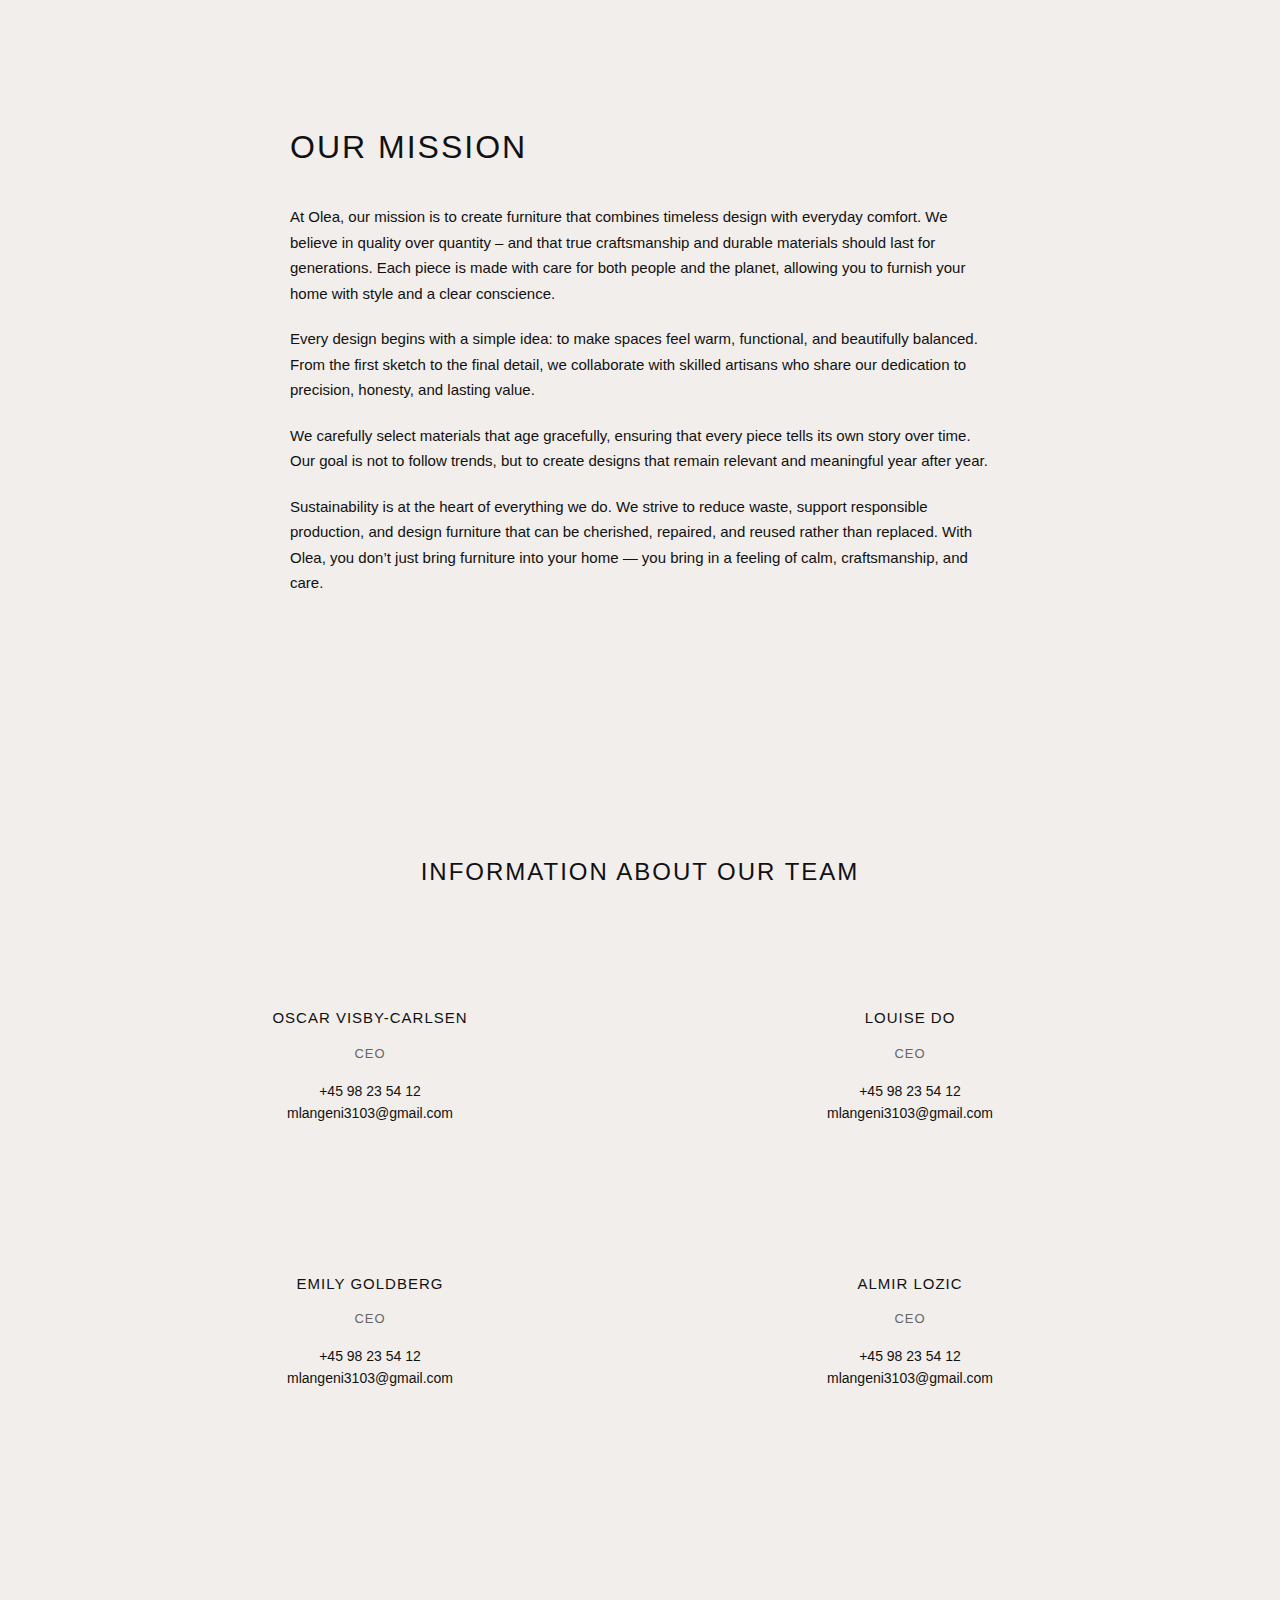
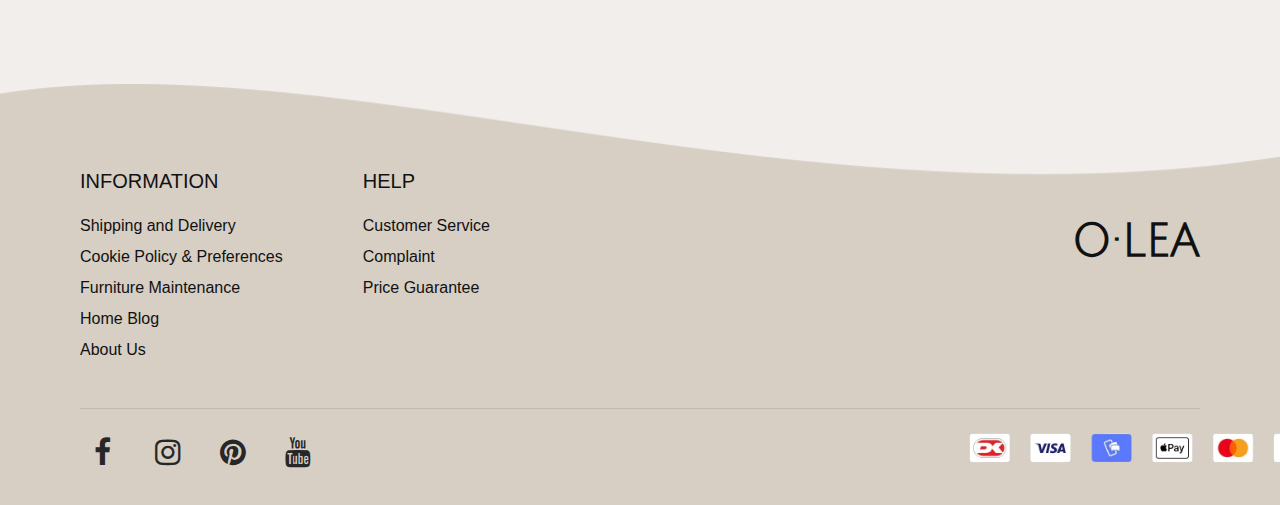
<file: aboutus.html>
<!DOCTYPE html>
<html lang="en">
  <head>
    <meta charset="UTF-8" />
    <meta name="viewport" content="width=device-width, initial-scale=1.0" />
    <title>O·LEA</title>
    <link rel="stylesheet" href="css/general.css" />
    <link rel="stylesheet" href="css/header.css" />
    <link rel="stylesheet" href="css/index.css" />
    <link rel="stylesheet" href="css/footer.css" />
    <link rel="stylesheet" href="css/aboutus.css" />
    <script src="js/index.js" defer></script>
    <link
      rel="stylesheet"
      href="https://cdnjs.cloudflare.com/ajax/libs/font-awesome/4.7.0/css/font-awesome.min.css"
    />
  </head>

  <body>
    <header class="header">
      <div class="logo">
        O·LEA
        <a href="index.html"></a>
      </div>

      <nav class="nav-container">
        <ul class="menu">
          <li><a href="index.html">HOME</a></li>
          <li><a href="productlist.html">PRODUCTS</a></li>
          <li><a href="aboutus.html">ABOUT US</a></li>
          <li>
            <img id="kurv" src="img/indkøbskurv.png" alt="kurv" />
          </li>
        </ul>
      </nav>

      <hr class="divider" />

      <div class="search">
        <button class="search-btn" aria-label="Søg">
          <span class="search-icon" aria-hidden="true"></span>
          <span class="search-text">SEARCH…</span>
        </button>
      </div>

      <div class="burger">
        <div class="line"></div>
        <div class="line"></div>
        <div class="line"></div>
      </div>
      <script src="js/header.js"></script>
    </header>

    <main>
      <section class="mission">
        <h1>OUR MISSION</h1>
        <p>
          At Olea, our mission is to create furniture that combines timeless
          design with everyday comfort. We believe in quality over quantity –
          and that true craftsmanship and durable materials should last for
          generations. Each piece is made with care for both people and the
          planet, allowing you to furnish your home with style and a clear
          conscience.
        </p>
        <p>
          Every design begins with a simple idea: to make spaces feel warm,
          functional, and beautifully balanced. From the first sketch to the
          final detail, we collaborate with skilled artisans who share our
          dedication to precision, honesty, and lasting value.
        </p>
        <p>
          We carefully select materials that age gracefully, ensuring that every
          piece tells its own story over time. Our goal is not to follow trends,
          but to create designs that remain relevant and meaningful year after
          year.
        </p>
        <p>
          Sustainability is at the heart of everything we do. We strive to
          reduce waste, support responsible production, and design furniture
          that can be cherished, repaired, and reused rather than replaced. With
          Olea, you don’t just bring furniture into your home — you bring in a
          feeling of calm, craftsmanship, and care.
        </p>
      </section>
      <section class="team">
        <h1>INFORMATION ABOUT OUR TEAM</h1>
        <div class="grid_2">
          <div class="team-member">
            <h2>OSCAR VISBY-CARLSEN</h2>
            <p class="role">CEO</p>
            <p>+45 98 23 54 12<br />mlangeni3103@gmail.com</p>
          </div>

          <div class="team-member">
            <h2>LOUISE DO</h2>
            <p class="role">CEO</p>
            <p>+45 98 23 54 12<br />mlangeni3103@gmail.com</p>
          </div>

          <div class="team-member">
            <h2>EMILY GOLDBERG</h2>
            <p class="role">CEO</p>
            <p>+45 98 23 54 12<br />mlangeni3103@gmail.com</p>
          </div>

          <div class="team-member">
            <h2>ALMIR LOZIC</h2>
            <p class="role">CEO</p>
            <p>+45 98 23 54 12<br />mlangeni3103@gmail.com</p>
          </div>
        </div>
      </section>
    </main>
    <footer>
      <section class="footer-top">
        <div class="info-help">
          <div class="information">
            <p>INFORMATION</p>
            <ul>
              <li>Shipping and Delivery</li>
              <li>Cookie Policy & Preferences</li>
              <li>Furniture Maintenance</li>
              <li>Home Blog</li>
              <li>About Us</li>
            </ul>
          </div>

          <div class="help">
            <p>HELP</p>
            <ul>
              <li>Customer Service</li>
              <li>Complaint</li>
              <li>Price Guarantee</li>
            </ul>
          </div>
        </div>
        <div class="logo_footer">
          <h1>O·LEA</h1>
        </div>
      </section>

      <section class="footer-bottom">
        <div class="social_icons">
          <a
            href="https://www.facebook.com/"
            target="_blank"
            class="fa fa-facebook"
          ></a>
          <a
            href="https://www.instagram.com/"
            target="_blank"
            class="fa fa-instagram"
          ></a>
          <a
            href="https://www.pinterest.com/"
            target="_blank"
            class="fa fa-pinterest"
          ></a>
          <a
            href="https://www.youtube.com/"
            target="_blank"
            class="fa fa-youtube"
          ></a>
        </div>
        <div class="payment">
          <img src="img/payment.webp" alt="betalingsmetoder" />
        </div>
      </section>
    </footer>
  </body>
</html>
</file>
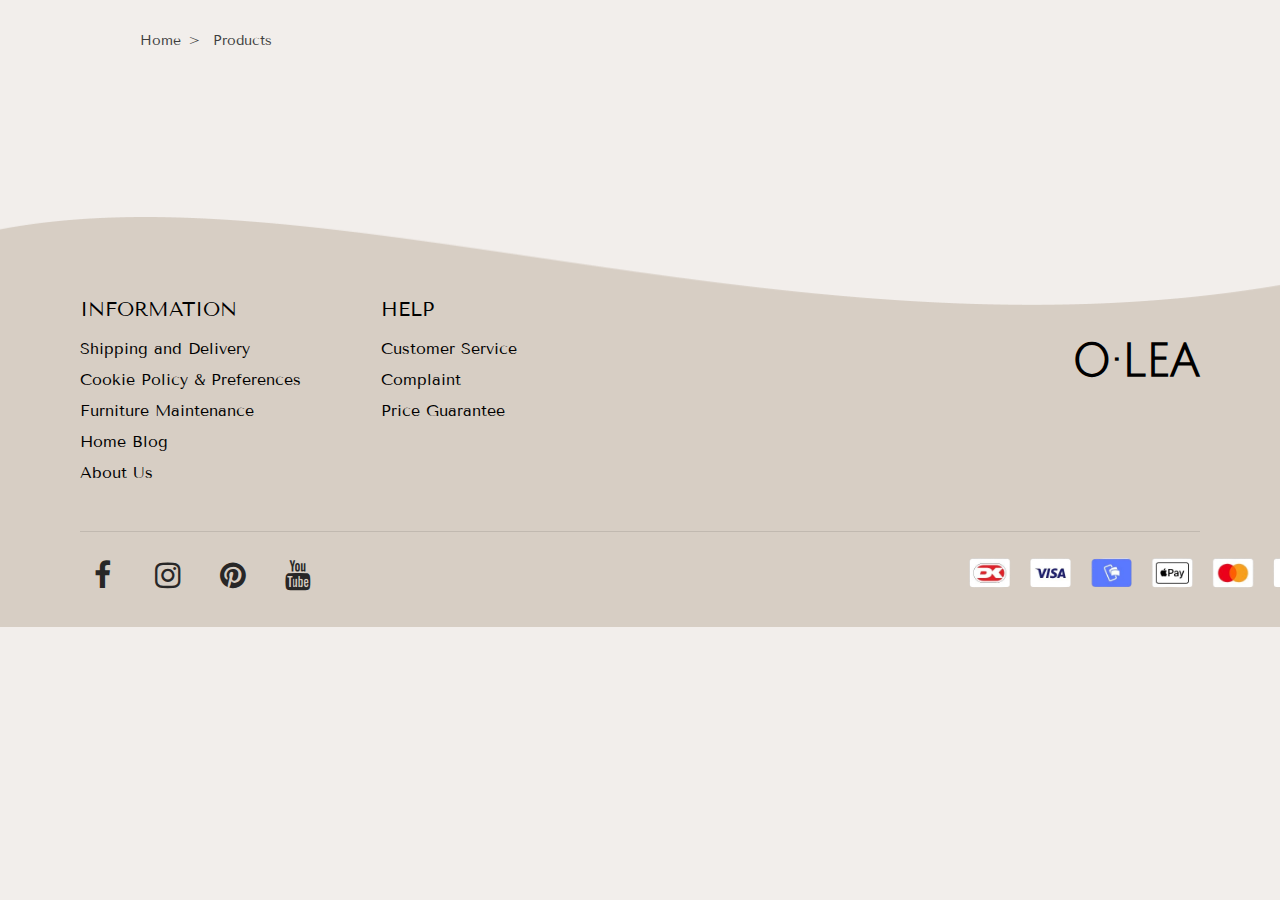
<file: product.html>
<!DOCTYPE html>
<html lang="en">
  <head>
    <meta charset="UTF-8" />
    <meta name="viewport" content="width=device-width, initial-scale=1.0" />
    <title>O·LEA</title>
    <link rel="stylesheet" href="css/general.css" />
    <link rel="stylesheet" href="css/header.css" />
    <link rel="stylesheet" href="css/footer.css" />
    <link rel="stylesheet" href="css/product.css">
    <link
      rel="stylesheet"
      href="https://cdnjs.cloudflare.com/ajax/libs/font-awesome/4.7.0/css/font-awesome.min.css"
    />
    <script src="js/product.js" defer></script>
    <script src="js/header.js" defer></script>
  </head>

  <body>
    <header class="header">
      <div class="logo">
        O·LEA
        <a href="index.html"></a>
      </div>

      <nav class="nav-container">
        <ul class="menu">
          <li><a href="index.html">HOME</a></li>
          <li><a href="productlist.html">PRODUCTS</a></li>
          <li><a href="#">ABOUT US</a></li>
          <li>
            <img id="kurv" src="img/indkøbskurv.png" alt="kurv" />
          </li>
        </ul>
      </nav>

      <hr class="divider" />

      <div class="search">
        <button class="search-btn" aria-label="Søg">
          <span class="search-icon" aria-hidden="true"></span>
          <span class="search-text">SEARCH…</span>
        </button>
      </div>

      <div class="burger">
        <div class="line"></div>
        <div class="line"></div>
        <div class="line"></div>
      </div>
      <script src="js/header.js"></script>
    </header>

    <main class="product-page">

        <div class="breadcrumbs">
          <a href="index.html">Home</a>
        <a href="productlist.html">Products</a>
        </div>
        <!-- 

        <section class="product-gallery">
            <div class="swiper-thumbnail">
                <div class="column">
                    <img src="image 45.png" alt="Nature" onclick="myFunction(this);">
                </div>
                <div class="column">
                    <img src="image 33.png" alt="Snow" onclick="myFunction(this);">
                </div>
                <div class="column">
                    <img src="image 45.png" alt="Mountains" onclick="myFunction(this);">
                </div>
                <div class="thumb-indicator"></div>
                <div class="thumb-indicator-container"></div>

            </div>
            
            
            <div class="container">

               
                <img id="expandedImg" src="image 45.png" alt="">

                
            </div>
        </section>
        <section>
            <div class="product-info">
                <h2>Oak Chair</h2>
                <p class="price">DKK 2.400 ,-</p>
                <p class="desc">
                    This armchair combines elegant design with superior comfort.
                    Its soft fabric, sturdy legs, and ergonomic shape make it perfect for everyday use.
                </p>

                
                <div class="colors">
                    <span class="color brown"></span>
                    <span class="color red"></span>
                    <span class="color green"></span>
                </div>

               
                <div class="actions">
                    <div class="quantity">
                        <span class="minus">-</span>
                        <span class="amount">1</span>
                        <span class="plus">+</span>
                    </div>
                    <button class="add-to-basket">Add to basket</button>
                    <span class="wishlist">♡</span>
                </div>

                <p class="dimensions">68 cm x 72 cm x 78 cm <br><small>WIDTH x DEPTH x HEIGHT</small></p>
            </div>
        </section>

        
        <section class="extra-info">
            <h3>Product Information</h3>
            <p>The Nordic Noir Collection celebrates timeless elegance with a modern edge. Each piece is crafted from
                rich dark oak wood, creating a warm yet sophisticated tone that complements any interior. The sleek
                black upholstery adds a bold contrast, combining comfort and style in perfect harmony. This refined
                design, with its clean lines and subtle detailing, brings a touch of mid-century charm to contemporary
                living spaces.</p>

            <h3>Care and Maintenance</h3>
            <p>The Nordic Noir Collection celebrates timeless elegance with a modern edge. Each piece is crafted from
                rich dark oak wood, creating a warm yet sophisticated tone that complements any interior.</p>
        </section>
        </section> -->
      
    </main>
    <footer>
      <section class="footer-top">
        <div class="info-help">
          <div class="information">
            <p>INFORMATION</p>
            <ul>
              <li>Shipping and Delivery</li>
              <li>Cookie Policy & Preferences</li>
              <li>Furniture Maintenance</li>
              <li>Home Blog</li>
              <li>About Us</li>
            </ul>
          </div>

          <div class="help">
            <p>HELP</p>
            <ul>
              <li>Customer Service</li>
              <li>Complaint</li>
              <li>Price Guarantee</li>
            </ul>
          </div>
        </div>
        <div class="logo_footer">
          <h1>O·LEA</h1>
        </div>
      </section>

      <section class="footer-bottom">
        <div class="social_icons">
          <a
            href="https://www.facebook.com/"
            target="_blank"
            class="fa fa-facebook"
          ></a>
          <a
            href="https://www.instagram.com/"
            target="_blank"
            class="fa fa-instagram"
          ></a>
          <a
            href="https://www.pinterest.com/"
            target="_blank"
            class="fa fa-pinterest"
          ></a>
          <a
            href="https://www.youtube.com/"
            target="_blank"
            class="fa fa-youtube"
          ></a>
        </div>
        <div class="payment">
          <img src="img/payment.webp" alt="betalingsmetoder" />
        </div>
      </section>
    </footer>
  </body>
</html>
</file>
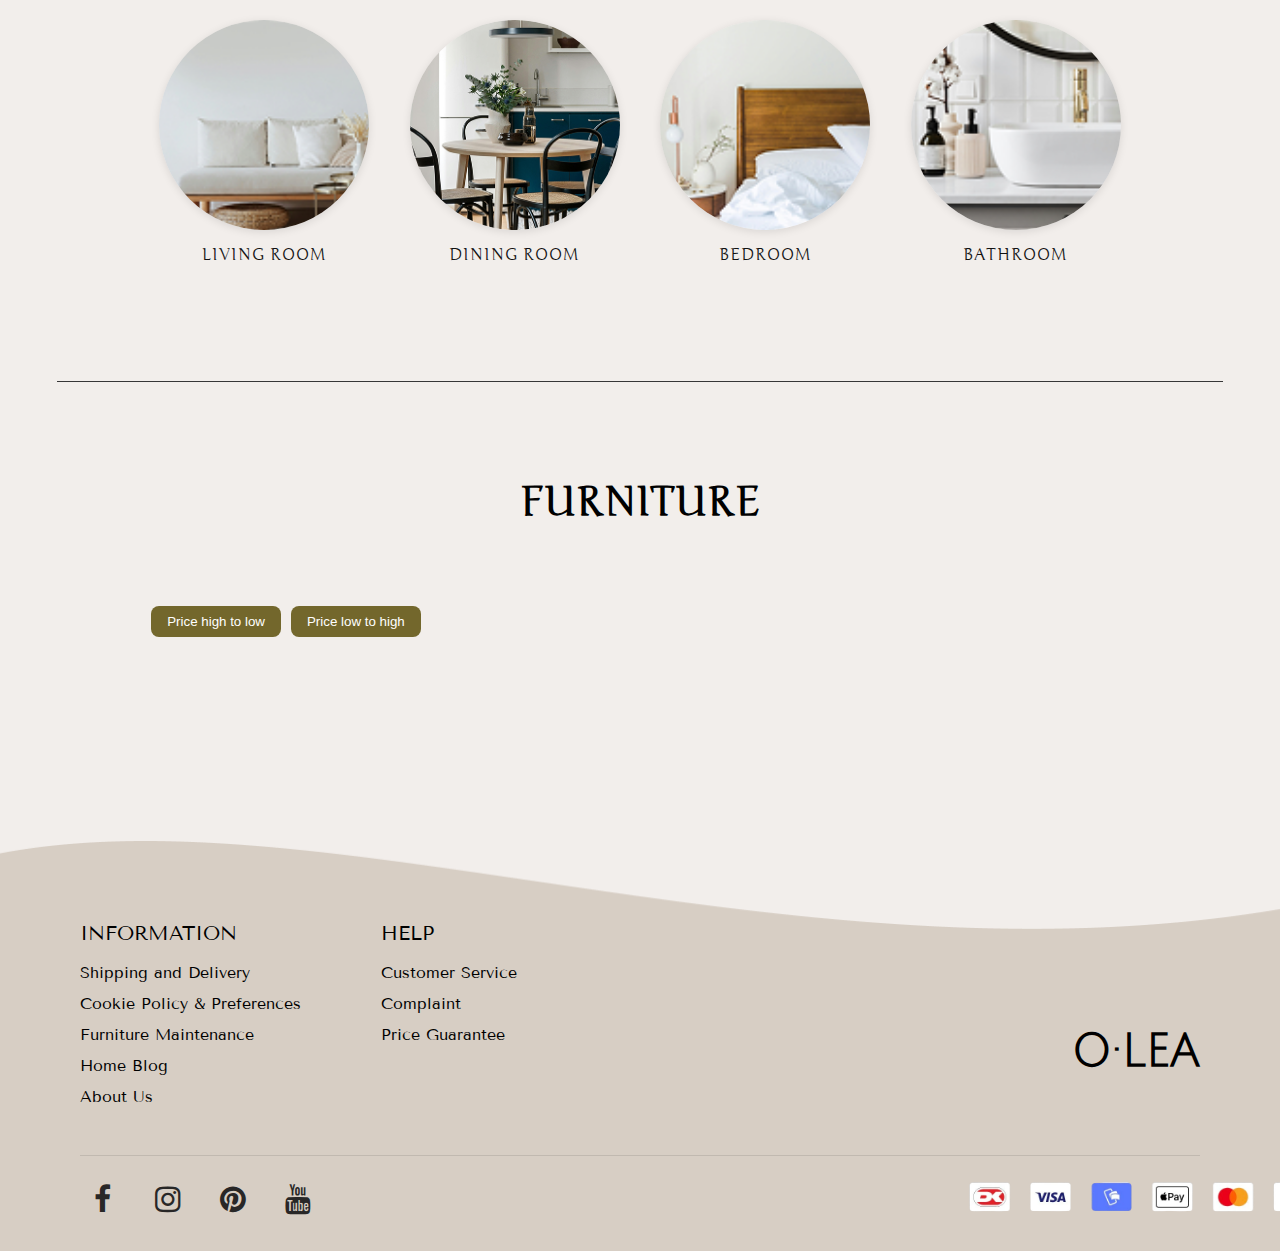
<file: productlist.html>
<!DOCTYPE html>
<html lang="en">
  <head>
    <meta charset="UTF-8" />
    <meta name="viewport" content="width=device-width, initial-scale=1.0" />
    <title>O·LEA</title>
    <link rel="stylesheet" href="css/general.css" />
    <link rel="stylesheet" href="css/header.css" />
    <link rel="stylesheet" href="css/index.css" />
    <link rel="stylesheet" href="css/productlist.css" />
    <link rel="stylesheet" href="css/footer.css" />
    <link
      rel="stylesheet"
      href="https://cdnjs.cloudflare.com/ajax/libs/font-awesome/4.7.0/css/font-awesome.min.css"
    />
    <script src="js/productlist.js" defer></script>
  </head>

  <body id="productlist">
    <header class="header">
      <div class="logo">
        O·LEA
        <a href="index.html"></a>
      </div>

      <nav class="nav-container">
        <ul class="menu">
          <li><a href="index.html">HOME</a></li>
          <li><a href="productlist.html">PRODUCTS</a></li>
          <li><a href="#">ABOUT US</a></li>
          <li>
            <img id="kurv" src="img/indkøbskurv.png" alt="kurv" />
          </li>
        </ul>
      </nav>

      <hr class="divider" />

      <div class="search">
        <button class="search-btn" aria-label="Søg">
          <span class="search-icon" aria-hidden="true"></span>
          <span class="search-text">SEARCH…</span>
        </button>
      </div>

      <div class="burger">
        <div class="line"></div>
        <div class="line"></div>
        <div class="line"></div>
      </div>
      <script src="js/header.js"></script>
    </header>

    <main>
      <div class="categories">
        <div class="category-grid">
          <div class="category" data-category="furniture">
            <img src="img/livingroom1.png" alt="Living Room" />
            <p>LIVING ROOM</p>
          </div>
          <div class="category" data-category="furniture">
            <img src="img/dinnigroom.png" alt="Dining Room" />
            <p>DINING ROOM</p>
          </div>
          <div class="category" data-category="furniture">
            <img src="img/bedroom.png" alt="Bedroom" />
            <p>BEDROOM</p>
          </div>
          <div class="category" data-category="home-decoration">
            <img src="img/bathroom.png" alt="Bathroom" />
            <p>BATHROOM</p>
          </div>
        </div>
      </div>

      <hr id="linje" />
      <div class>
        <h1>FURNITURE</h1>

        <div class="knapper">
          <div id="sorting">
            <button id="sort-high">Price high to low</button>
            <button id="sort-low">Price low to high</button>
          </div>
        </div>

        <section class="productContainer"></section>
      </div>
    </main>
    <footer>
      <section class="footer-top">
        <div class="info-help">
          <div class="information">
            <p>INFORMATION</p>
            <ul>
              <li>Shipping and Delivery</li>
              <li>Cookie Policy & Preferences</li>
              <li>Furniture Maintenance</li>
              <li>Home Blog</li>
              <li>About Us</li>
            </ul>
          </div>

          <div class="help">
            <p>HELP</p>
            <ul>
              <li>Customer Service</li>
              <li>Complaint</li>
              <li>Price Guarantee</li>
            </ul>
          </div>
        </div>
        <div class="logo_footer">
          <h1>O·LEA</h1>
        </div>
      </section>

      <section class="footer-bottom">
        <div class="social_icons">
          <a
            href="https://www.facebook.com/"
            target="_blank"
            class="fa fa-facebook"
          ></a>
          <a
            href="https://www.instagram.com/"
            target="_blank"
            class="fa fa-instagram"
          ></a>
          <a
            href="https://www.pinterest.com/"
            target="_blank"
            class="fa fa-pinterest"
          ></a>
          <a
            href="https://www.youtube.com/"
            target="_blank"
            class="fa fa-youtube"
          ></a>
        </div>
        <div class="payment">
          <img src="img/payment.webp" alt="betalingsmetoder" />
        </div>
      </section>
    </footer>
  </body>
</html>
</file>
<file: css/general.css>
body {
  background-color: #f2eeeb;
}
</file>
<file: css/header.css>
/* font til menuen */
@font-face {
  font-family: "julius";
  src: url(../fonts/Julius/JuliusSansOne-Regular.ttf);
}

/* ----------- HEADER ----------- */
.header {
  position: absolute;
  top: 0;
  left: 0;
  right: 0;
  background-color: #F2EEEB;
  display: flex;
  justify-content: space-between;
  align-items: center;
  padding: 3rem 1.5rem;
  z-index: 9999;
  box-shadow: none;
  opacity: 0; 
  transform: translateY(-30px);
  transition: all 0.5s ease; 
}

.divider {
  display: none;
}

/* ----------- LOGO ----------- */
.logo {
  font-size: 1.8rem;
  letter-spacing: 0.15em;
  cursor: pointer;
  position: relative;
  font-family: "julius";
}

.logo a {
  position: absolute;
  inset: 0;
}

/* ----------- BURGER MENU ----------- */
.burger {
  width: 26px;
  height: 18px;
  display: flex;
  flex-direction: column;
  justify-content: space-between;
  cursor: pointer;
  z-index: 10000;
}

.line {
  height: 2px;
  width: 100%;
  background-color: #2f2f2f;
  border-radius: 2px;
  transition: all 0.3s ease;
}

/* Animation når menu er åben */
.burger.active .line:nth-child(1) {
  transform: translateY(8px) rotate(45deg);
}
.burger.active .line:nth-child(2) {
  opacity: 0;
}
.burger.active .line:nth-child(3) {
  transform: translateY(-8px) rotate(-45deg);
}

/* ----------- MENU (mobilversion) ----------- */
.menu {
  display: none;
  flex-direction: column;
  text-align: center;
  position: absolute;
  top: 100%;
  right: 0;
  left: 0;
  background-color: #f4f1ee;
  padding: 1.5rem 0;
  list-style: none;
  margin: 0;
  font-family: "julius";
}

.menu.active {
  display: flex;
}

.menu li {
  margin: 1rem 0;
  transition: all 0.3s ease;
}

.menu li img {
  width: 50px;
  height: auto;
  padding-bottom: 5px;
}

.menu a {
  text-decoration: none;
  color: #2f2f2f;
  font-size: 1.2rem;
  letter-spacing: 0.05em;
  transition: all 0.3s ease;
}

.menu li:hover {
  transform: translateY(-5px);
}

/* ----------- SEARCH KNAP ----------- */
.search-btn {
  display: inline-flex;
  align-items: center;
  gap: 1rem;
  border: none;
  background-color: #d5c9bc;
  border-radius: 9rem;
  padding: 0.7rem 1.3rem;
  font-size: 0.95rem;
  cursor: pointer;
  color: #2f2f2f;
  letter-spacing: 0.06em;
  font-family: "julius";
  transition: background-color 0.3s;
}

.search-btn:hover {
  background-color: #b0a18f;
}

.search-icon {
  width: 16px;
  height: 16px;
  border: 1px solid #2f2f2f;
  border-radius: 90%;
  position: relative;
}

.search-icon::after {
  content: "";
  position: absolute;
  right: -5px;
  bottom: -5px;
  width: 6px;
  height: 1.5px;
  background: #2f2f2f;
  transform: rotate(-40deg);
  transform-origin: center;
}

/* ----------- HERO SECTION ----------- */
.hero {
  position: relative;
  margin: 0;
  padding: 0;
}
.hero img {
  width: 100%;
  height: auto; /* lad billedet justere sig naturligt */
  max-height: 100vh; /* undgå at det fylder mere end én skærm */
  object-fit: cover;
  display: block;
}
.header-scrolled {
  position: sticky;
  top: 0;
  left: 0;
  opacity: 1;
  transform: translateY(0);
  opacity: 1;
}

/* ====== DESKTOP VERSION ====== */
@media (min-width: 768px) {
  .burger {
    display: none;
  }

  .header {
    display: grid;
    grid-template-columns: auto 1fr auto;
    grid-template-rows: auto auto;
    align-items: center;
    column-gap: 2rem;
    row-gap: 0.6rem;
    padding: 1.2rem 3rem;
  }

  .logo {
    grid-column: 1;
    grid-row: 1;
    font-size: 2.5rem;
    font-weight: 500;
  }

  .nav-container {
    grid-column: 2;
    grid-row: 1;
    justify-self: end;
  }

  .menu {
    display: flex;
    flex-direction: row;
    gap: 3rem;
    position: static;
    background: none;
    padding: 0;
    list-style: none;
    font-family: "julius";
  }

  .menu a {
    font-size: 1rem;
    text-decoration: none;
    color: #000000;
    letter-spacing: 0.12em;
  }

  .menu li img {
    width: 40px;
    height: auto;
    padding-bottom: 5px;
  }

  .menu li {
    display: flex;
    align-items: center;
  }

  .divider {
    grid-column: 1 / 3;
    grid-row: 2;
    width: 86%;
    height: 1px;
    background-color: #373737;
    border: none;
    display: block;
    margin-left: -2px;
  }

  .search {
    grid-column: 2;
    grid-row: 2;
    justify-self: end;
    display: flex;
  }

  .search-btn {
    background-color: #d1c3b3;
    color: #2f2f2f;
    font-family: "julius";
  }

 .hero {
  position: relative;
  margin: 0;
  padding: 0;
  margin-top: -100px; /* justér efter hvor høj headeren er */
}
.hero img {
  width: 100%;
  height: auto; /* lad billedet justere sig naturligt */
  max-height: 100vh; /* undgå at det fylder mere end én skærm */
  object-fit: cover;
  display: block;
}
}
</file>
<file: css/index.css>
/* categories css mobile */
.categories h2 {
  letter-spacing: 1px;
  font-weight: 500;
  margin-bottom: 100px;
  color: #222;
  text-align: center;
  margin-top: 100px;
}

.categories a {
  text-decoration: none;
}

.category-grid {
  display: grid;
  grid-template-columns: repeat(2, 1fr);
  justify-items: center;
  margin-bottom: 80px;
}

.category img {
  width: 160px;
  height: 160px;
  object-fit: cover;
  border-radius: 50%;
  box-shadow: 0 2px 8px rgba(0, 0, 0, 0.1);
}

.category p {
  font-size: 13px;
  letter-spacing: 1px;
  margin-top: 10px;
  font-weight: 500;
  color: #111;
  text-align: center;
}

.shop-now {
  display: flex;
  justify-content: center;
}

.shop-btn {
  background-color: #73672c;
  color: #fff;
  border: none;
  border-radius: 30px;
  padding: 12px 35px;
  font-size: 14px;
  font-weight: 500;
  box-shadow: 0 4px 6px rgba(0, 0, 0, 0.15);
  cursor: pointer;
  transition: background 0.2s ease;
  margin-top: 30px;
}

.shop-btn:hover {
  background-color: #73672c;
}



/* collection css mobil */

.collection {
  padding: 20px;
  margin: 100px 15px;
  background-color: #d7cec4;
  border-radius: 50px;
}

.collection p {
  line-height: 1.5;
}

.collection img {
  width: 100%;
  height: auto;
}

/* css desktop */

@media (min-width: 800px) {
  .category-grid {
    display: grid;
    grid-template-columns: repeat(4, 1fr);
    width: 80%;
    margin: 0 auto;
    justify-items: center;
    text-align: center;
    gap: 10px;
    margin-bottom: 100px;
  }

  .category {
    display: flex;
    flex-direction: column;
    align-items: center;
  }

  .category img {
    width: 210px;
    height: 210px;
    object-fit: cover;
    border-radius: 50%;
  }

  .category p {
    font-size: 16px;
    margin-top: 15px;
  }

  .shop-btn {
    font-size: 16px;
    padding: 15px 45px;
  }


  .collection {
    display: grid;
    grid-template-columns: 1fr 2fr;
    padding: 60px;
    margin: 150px 180px;
    align-items: center;
    margin-bottom: 210px;
  }

  .collection-text h2 {
    font-size: 2rem;
    margin-bottom: 40px;
    letter-spacing: 2px;
  }

  .collection p {
    line-height: 2;
    color: #000000;
    width: 100%;
    width: 90%;
  }

  .collection img {
    width: 100%;
    height: auto;
  }
}
</file>
<file: css/footer.css>
@font-face {
    font-family: "tenor_sans";
    src: url(../fonts/Tenor_Sans/TenorSans-Regular.ttf);
}

@font-face {
    font-family: "julius";
    src: url(../fonts/Julius/JuliusSansOne-Regular.ttf);
}

html,
body {
    margin: 0;
    padding: 0;
    width: 100%;
    font-family: "tenor_sans";
}


/* BAGGRUND OG FOOTER STYLING */
footer {
    background-image: url("../img/footer_baggrund.png");
    background-size: cover;
    background-position: center;
    background-repeat: no-repeat;
    position: relative;
    z-index: 1;
    padding: 60px 80px 30px;
    margin-top: 120px;
}

/* TEKST OG LISTE ELEMENTER */
ul {
    list-style: none;
    padding: 0;
    margin: 0;
    line-height: 25px;
}

.information p,
.help p {
    font-size: 20px;
    margin-bottom: 15px;
}

.information ul,
.help ul {
    list-style: none;
    padding: 0;
    margin: 0;
}

.information li,
.help li {
    margin-bottom: 6px;
}

.information li:hover,
.help li:hover {
    color: #555;
    cursor: pointer;
}

/* LAYOUT STRUKTUR */
.footer-top {
    display: flex;
    justify-content: space-between;
    align-items: flex-start;
    flex-wrap: wrap;
    margin-bottom: 40px;
}

.info-help {
    display: flex;
    gap: 80px;
}

.footer-bottom {
    display: flex;
    align-items: center;
    border-top: 1px solid rgba(0, 0, 0, 0.1);
    padding-top: 20px;
    gap: 645px;
}

/* SOCIAL ICONS */
.social_icons {
    display: flex;
    gap: 20px;
}

.social_icons a {
    color: #282727;
    text-decoration: none;
    font-size: 30px;
    width: 45px;
    height: 45px;
    display: flex;
    align-items: center;
    justify-content: center;
    transition: all 0.3s ease;
}

.social_icons a:hover {
    color: rgb(104, 104, 104);
}

/* PAYMENT IKONER IMG */
.payment img {
    height: 38px;
    width: auto;
}

/* LOGO STYLING */
.logo_footer h1 {
    font-family: "julius";
    font-size: 2.8rem;
    position: relative;
    top: 30px;
}
</file>
<file: css/aboutus.css>
/* ===== GENERELT LAYOUT ===== */
body {
  color: #111;
  font-family: "Century Gothic", "Futura", sans-serif;
  margin: 0;
  padding: 0;
  line-height: 1.7;
}

/* ===== OUR MISSION SECTION ===== */
.mission {
  max-width: 700px;
  margin: 120px auto 160px auto;
  text-align: left;
  padding: 0 20px;
}

.mission h1 {
  font-size: 32px;
  letter-spacing: 2px;
  margin-bottom: 30px;
  font-weight: 400;
}

.mission p {
  font-size: 15px;
  margin-bottom: 20px;
}

/* ===== TEAM SECTION ===== */
.team {
  text-align: center;
  padding: 80px 20px 160px 20px;
}

.team h1 {
  font-size: 24px;
  letter-spacing: 2px;
  margin-bottom: 100px;
  font-weight: 400;
}

/* Grid layout for 4 members (2x2) */
.grid_2 {
  display: grid;
  grid-template-columns: repeat(2, 1fr);
  gap: 120px 180px;
  justify-items: center;
  max-width: 900px;
  margin: 0 auto;
}

/* Team members styling */
.team-member {
  text-align: center;
  font-size: 14px;
}

.team-member h2 {
  font-size: 15px;
  letter-spacing: 1px;
  margin-bottom: 5px;
  font-weight: 400;
}

.team-member .role {
  font-size: 13px;
  color: #666;
  margin-bottom: 15px;
  letter-spacing: 1px;
}

.team-member p {
  font-size: 14px;
  line-height: 1.6;
}

/* ===== RESPONSIVE ===== */
@media (max-width: 768px) {
  .grid_2 {
    grid-template-columns: 1fr;
    gap: 60px;
  }

  .mission {
    margin: 80px 20px;
  }

  .mission h1 {
    text-align: center;
  }

  .team h1 {
    margin-bottom: 60px;
  }
}
</file>
<file: css/product.css>
/* LAYOUT */
body{
  background-color: #F2EEEB;
  text-align: start;

}

.breadcrumbs {
  margin-bottom: 1rem;
  font-size: 14px;
  color: #3E3E3E;
  grid-column-start: 1;
  grid-column-end: -1;
}

.breadcrumbs a {
  text-decoration: none;
  color: #3E3E3E;
  margin-right: 0.5rem;
}

.breadcrumbs a::after {
  content: ">";
  margin-left: 0.5rem;
}

.breadcrumbs a:last-child::after {
  content: "";
}
.logo {
  font-family: 'Julius Sans One', sans-serif;
  letter-spacing: 2px;
  color: #3E3E3E;
}
.product-page {
  display: flex;
  flex-direction: column;
  align-items: center;
  padding: 2rem;
  max-width: 900px;
  margin: auto;
  text-align: justify;
}



/* GALLERY */
.product-gallery {
  display: flex;
  gap: 2rem;
}
.container img {
  width: 100%;
  border-radius: 6px;
  max-width: 224px;
}
/* THUMBNAIL */
.column{
  height: 105px;
}
.swiper-thumbnail {
  display: flex;
  flex-direction: column;
  gap: 15px;
  position: relative;
}
.swiper-thumbnail img {
  width: 70px;
  border-radius: 4px;
  opacity: 0.8;
  cursor: pointer;
}
.swiper-thumbnail img:hover,
.swiper-thumbnail img.active {
  opacity: 1;
}
.thumb-indicator {
  position: absolute;
  margin-left: 75px; 
  width: 3px;
  height: 105px;
  background-color: #3E3E3E;
  border-radius: 3px;
  transition: top 0.5s ease;
}
.thumb-indicator-container{
  position: absolute;
  margin-left: 76px;
  width: 1px;
  height: 345px;
  background-color: #3E3E3E;
  border-radius: 3px;
  transition: top 0.3s ease;
}


/* PRODUCT INFO */
.product-info {
  margin-top: 1rem;
  text-align: left;
  text-align: start;
}
.product-info h2 {
  font-family: 'Julius Sans One', sans-serif;
  font-size: 28px;
}
.price {
  font-weight: 500;
  margin-bottom: 1rem;
}
.colors {
  margin: 1rem 0;
}
.color {
  display: inline-block;
  width: 25px;
  height: 25px;
  border-radius: 50%;
  margin-right: 10px;
}
.dimensions{
  color: grey;
}
.color.brown { background-color: #82694C; }
.color.red { background-color: #870C0C; }
.color.green { background-color: #24701C; }
.color{
  border: 2px solid #F2EEEB;
}
.color:hover{
cursor: pointer;
border: 2px solid transparent;
}

/* ACTIONS */
.actions {
  display: flex;
  align-items: center;
  gap: 1rem;
}
.add-to-basket {
  background-color: #73672C;
  border: none;
  padding: 10px 20px;
  font-size: 1rem;
  color: white;
  border-radius: 10px;
  cursor: pointer;
  text-transform: uppercase;
}
.add-to-basket:hover{
  transition: 0.4s ease;
  background-color: #3E3E3E;
}
.quantity {
  border: 1px solid #000000;
  border-radius: 10px;
  padding: 9px 20px;
  display: flex;
  align-items: center;
  gap: 0.8rem;
}
.plus:hover{
  cursor: pointer;
  transform: scale(1.2);
}
.minus:hover{
  cursor:pointer;
  transform: scale(1.6);
}


.wishlist.active {
  color: rgb(0, 0, 0);
  transform: scale(1.4);
}
.wishlist:hover{
  transform: scale(1.2);
}
.wishlist {
  font-size: 45px;
  transition: transform 0.2s ease, color 0.3s ease;
}
.wishlist:active {
  transform: scale(0.9);
}

@media screen and (min-width: 768px) {
    .product-page{
      max-width: 1000px;
      display: grid;
      grid-template-columns: 1fr 1fr;
    }
    .extra-info{
      grid-column-start: 1;
      grid-column-end: -1;
    }



}
</file>
<file: css/productlist.css>
@font-face {
  font-family: "junge";
  src: url(../fonts/Junge/Junge-Regular.ttf);
}

body {
  margin: 0;
  padding: 0;
  background-color: #f2eeeb;
}

main {
  padding: 20px;
  font-family: "junge";
}

#linje {
  width: 94%;
  height: 1px;
  background-color: #373737;
  border: none;
  display: block;
}

h1 {
  text-align: center;
  font-size: 40px;
  margin-top: 3rem;
  margin-bottom: 2rem;
  color: #000000;
  padding-top: 3rem;
  font-family: "junge";
}

/* css til produkterne */
.productContainer {
  display: grid;
  grid-template-columns: repeat(2, 1fr);
  gap: 1.5rem;
  justify-items: center;
  margin: 0 auto;
  padding: 0 1rem;
}

.products {
  position: relative;
  background-color: #c7b5a7;
  overflow: hidden;
  width: 100%;
  max-width: 350px;
  display: flex;
  flex-direction: column;
  justify-content: flex-start;
  min-height: 100%;
  transition: transform 0.3s ease, box-shadow 0.3s ease;
}

.products:hover {
  transform: translateY(-3px);
  box-shadow: 0 6px 12px rgba(158, 158, 158, 0.15);
}

.products a.readmore {
  text-decoration: none;
  color: inherit;
  display: flex;
  flex-direction: column;
  flex-grow: 1;
}

.products img {
  width: 100%;
  height: 200px;
  object-fit: cover;
  display: block;
  border-radius: 0;
  flex-shrink: 0;
}

.badge {
  position: absolute;
  top: 15px;
  left: 15px;
  width: 45px;
  height: 45px;
  background-color: #c64f4f;
  color: #fff;
  font-weight: bold;
  font-size: 0.9rem;
  border-radius: 50%;
  display: flex;
  align-items: center;
  justify-content: center;
  z-index: 20;
}

.products .label {
  position: absolute;
  top: 19px;
  right: 16px;
  background: #c64f4f;
  color: #fff;
  padding: 0.5rem 0.8rem;
  font-weight: bold;
  border-radius: 4px;
  z-index: 10;
  font-size: 0.85rem;
}

.products.soldout img {
  opacity: 0.5;
  filter: grayscale(80%);
}

/* ====== PRODUKT INFO (under billedet) ====== */
.product-info {
  flex-grow: 1;
  background-color: #f2eeeb;
  padding: 1.2rem;
  display: flex;
  flex-direction: column;
  justify-content: space-between;
}

.title-price {
  display: flex;
  justify-content: space-between;
  align-items: center;
  margin-bottom: -1.5rem;
}

.title-price h3 {
  font-size: 1rem;
  color: #000;
  font-weight: 600;
  margin: 0;
  align-items: end;
}

.title-price .rabat {
  font-weight: bolder;
  color: #000000;
}

.category_product {
  margin-top: 2rem;
  margin-bottom: 2rem;
  color: #6c6c6c;
  font-size: 0.8rem;
  letter-spacing: 0.5px;
}

.discounted .price {
  text-decoration: line-through;
  color: #9b9b9b;
  font-size: 1rem;
  margin-top: 0.9rem;
}

.pris {
  margin-top: auto;
}

/* Farveprikker */
.color-dots {
  display: flex;
  gap: 0.6rem;
  margin-top: 0.8rem;
}

.dot {
  width: 22px;
  height: 22px;
  border-radius: 50%;
  border: 1px solid #c7c7c7;
}

/* ====== KNAPPER ====== */
.knapper {
  display: flex;
  flex-direction: column;
  align-items: center;
  gap: 1rem;
  margin: 2rem 0;
  padding-bottom: 2rem;
  padding-top: 3rem;
}

#filters,
#sorting {
  display: flex;
  gap: 10px;
}

#filters button,
#sorting button {
  padding: 8px 16px;
  border: none;
  border-radius: 8px;
  background-color: #73672c;
  color: #fff;
  cursor: pointer;
  transition: background-color 0.2s ease;
}

#filters button:hover,
#sorting button:hover {
  background-color: #5c5224;
}

/* ====== RANGE ====== */
.range {
  display: flex;
  align-items: center;
  gap: 10px;
justify-content: center;
  margin-bottom: 5rem;
  color: #000000;
  font-weight: bold;
  font-family: "tenor_sans";
}

.range input[type="range"] {
  -webkit-appearance: none;
  width: 200px;
  height: 6px;
  background: #5c5224;
  border-radius: 6px;
  cursor: pointer;
}

.range input[type="range"]::-webkit-slider-thumb {
  -webkit-appearance: none;
  width: 14px;
  height: 14px;
  border-radius: 50%;
  background: #000000;
  cursor: pointer;
}

.range input[type="range"]::-moz-range-thumb {
  width: 14px;
  height: 14px;
  border-radius: 50%;
  background: #bda874;
  cursor: pointer;
}

/* ====== DESKTOP ====== */
@media (min-width: 1024px) {
  .productContainer {
    grid-template-columns: repeat(4, 1fr);
    max-width: 1200px;
    gap: 2rem;
  }

  .products img {
    height: 300px;
  }

  .knapper {
    flex-direction: row;
    justify-content: flex-start;
    margin-left: 8.2rem;
  }
  .range {
  display: flex;
  align-items: center;
  gap: 10px;
  justify-content: left;
  margin: 0 125px;
  margin-bottom: 5rem;
  color: #000000;
  font-weight: bold;
  font-family: "tenor_sans";
}
}
</file>
